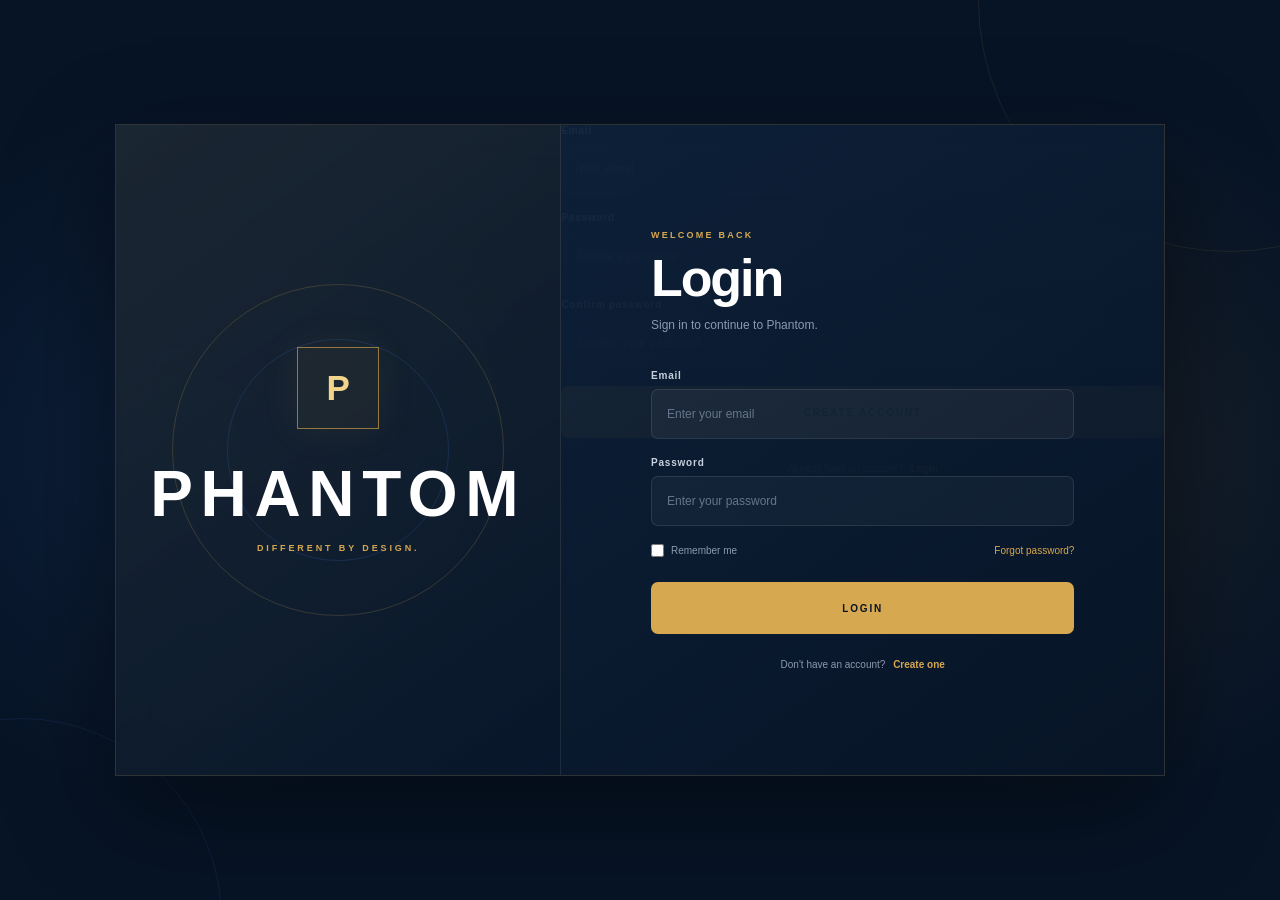
<file: index.html>
<!DOCTYPE html>
<html lang="en">

<head>

    <meta charset="UTF-8">

    <meta
        name="viewport"
        content="width=device-width, initial-scale=1.0"
    >

    <title>Phantom — Login</title>

    <link
        rel="stylesheet"
        href="css/login.css"
    >

</head>


<body>

    <main class="auth-page">

        <section class="auth-container">


            <!-- BRAND -->

            <div class="auth-brand">

                <div class="brand-mark">
                    P
                </div>

                <h1>
                    PHANTOM
                </h1>

                <p>
                    DIFFERENT BY DESIGN.
                </p>

            </div>


            <!-- AUTH PANEL -->

            <div class="auth-panel">


                <!-- LOGIN -->

                <div class="auth-form login-form">

                    <span class="form-label">
                        WELCOME BACK
                    </span>

                    <h2>
                        Login
                    </h2>

                    <p class="form-description">
                        Sign in to continue to Phantom.
                    </p>


                    <form id="loginForm" action="./home.html" method="get">

                        <div class="input-group">

                            <label for="loginEmail">
                                Email
                            </label>

                            <input
                                type="email"
                                id="loginEmail"
                                placeholder="Enter your email"
                                required
                            >

                        </div>


                        <div class="input-group">

                            <label for="loginPassword">
                                Password
                            </label>

                            <input
                                type="password"
                                id="loginPassword"
                                placeholder="Enter your password"
                                required
                            >

                        </div>


                        <div class="form-options">

                            <label class="remember">

                                <input
                                    type="checkbox"
                                >

                                <span>
                                    Remember me
                                </span>

                            </label>


                            <button
                                type="button"
                                class="forgot-password"
                            >
                                Forgot password?
                            </button>

                        </div>


                        <button
                            type="submit"
                            class="auth-button"
                        >
                            LOGIN
                        </button>

                    </form>


                    <p class="switch-text">

                        Don't have an account?

                        <button
                            type="button"
                            id="showSignup"
                            class="switch-button"
                        >
                            Create one
                        </button>

                    </p>

                </div>


                <!-- SIGN UP -->

                <div class="auth-form signup-form">

                    <span class="form-label">
                        JOIN PHANTOM
                    </span>

                    <h2>
                        Sign Up
                    </h2>

                    <p class="form-description">
                        Create your Phantom account.
                    </p>


                    <form id="signupForm" action="./home.html" method=">

                        <div class="input-group">

                            <label for="signupName">
                                Name
                            </label>

                            <input
                                type="text"
                                id="signupName"
                                placeholder="Your name"
                                required
                            >

                        </div>


                        <div class="input-group">

                            <label for="signupEmail">
                                Email
                            </label>

                            <input
                                type="email"
                                id="signupEmail"
                                placeholder="Your email"
                                required
                            >

                        </div>


                        <div class="input-group">

                            <label for="signupPassword">
                                Password
                            </label>

                            <input
                                type="password"
                                id="signupPassword"
                                placeholder="Create a password"
                                minlength="6"
                                required
                            >

                        </div>


                        <div class="input-group">

                            <label for="signupConfirm">
                                Confirm password
                            </label>

                            <input
                                type="password"
                                id="signupConfirm"
                                placeholder="Confirm your password"
                                minlength="6"
                                required
                            >

                        </div>


                        <button
                            type="submit"
                            class="auth-button"
                        >
                            CREATE ACCOUNT
                        </button>

                    </form>


                    <p class="switch-text">

                        Already have an account?

                        <button
                            type="button"
                            id="showLogin"
                            class="switch-button"
                        >
                            Login
                        </button>

                    </p>

                </div>

            </div>

        </section>

    </main>


   <script>

    const authPage = document.querySelector(".auth-page");

    const showSignup = document.getElementById("showSignup");
    const showLogin = document.getElementById("showLogin");

    const loginForm = document.getElementById("loginForm");
    const signupForm = document.getElementById("signupForm");


    /* ================================
       LOGIN / SIGN UP SLIDE
       ================================ */

    showSignup.addEventListener("click", function () {

        authPage.classList.add("signup-active");

    });


    showLogin.addEventListener("click", function () {

        authPage.classList.remove("signup-active");

    });


    /* ================================
       TEMPORARY LOGIN TEST
       ================================ */

    
    /* ================================
       TEMPORARY SIGN UP TEST
       ================================ */


</script>
    
</body>

</html>
<script type="module">
    import {
        auth,
        createUserWithEmailAndPassword,
        signInWithEmailAndPassword
    } from "./js/firebase.js";

    const loginForm = document.getElementById("loginForm");
    const signupForm = document.getElementById("signupForm");

    // LOGIN
    loginForm.addEventListener("submit", async function (event) {
        event.preventDefault();

        const email = document.getElementById("loginEmail").value.trim();
        const password = document.getElementById("loginPassword").value;

        try {
            await signInWithEmailAndPassword(auth, email, password);

            window.location.href = "./home.html";

        } catch (error) {
            console.error(error);

            alert("Login failed: " + error.message);
        }
    });


    // SIGN UP
    signupForm.addEventListener("submit", async function (event) {
        event.preventDefault();

        const email = document.getElementById("signupEmail").value.trim();
        const password = document.getElementById("signupPassword").value;

        try {
            await createUserWithEmailAndPassword(
                auth,
                email,
                password
            );

            alert("Account created successfully!");

            window.location.href = "./home.html";

        } catch (error) {
            console.error(error);

            alert("Sign up failed: " + error.message);
        }
    });
</script>
</file>
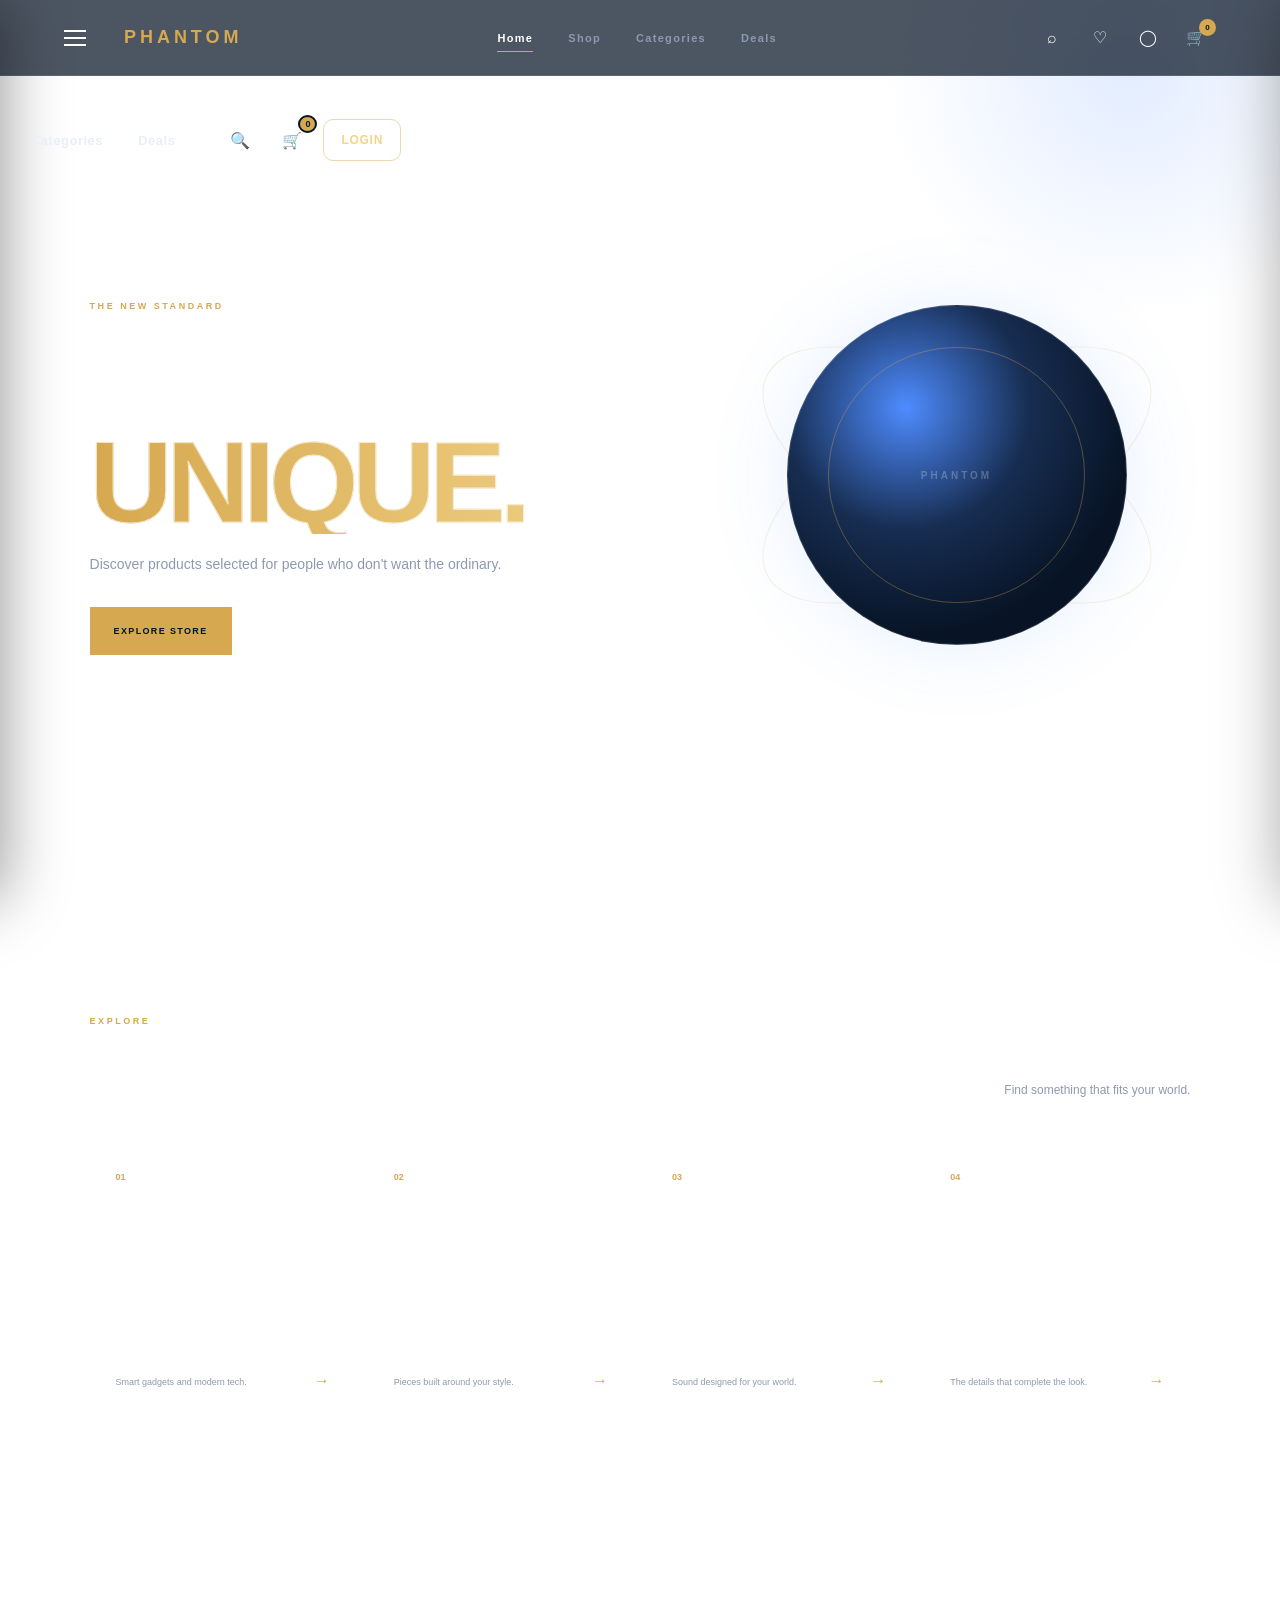
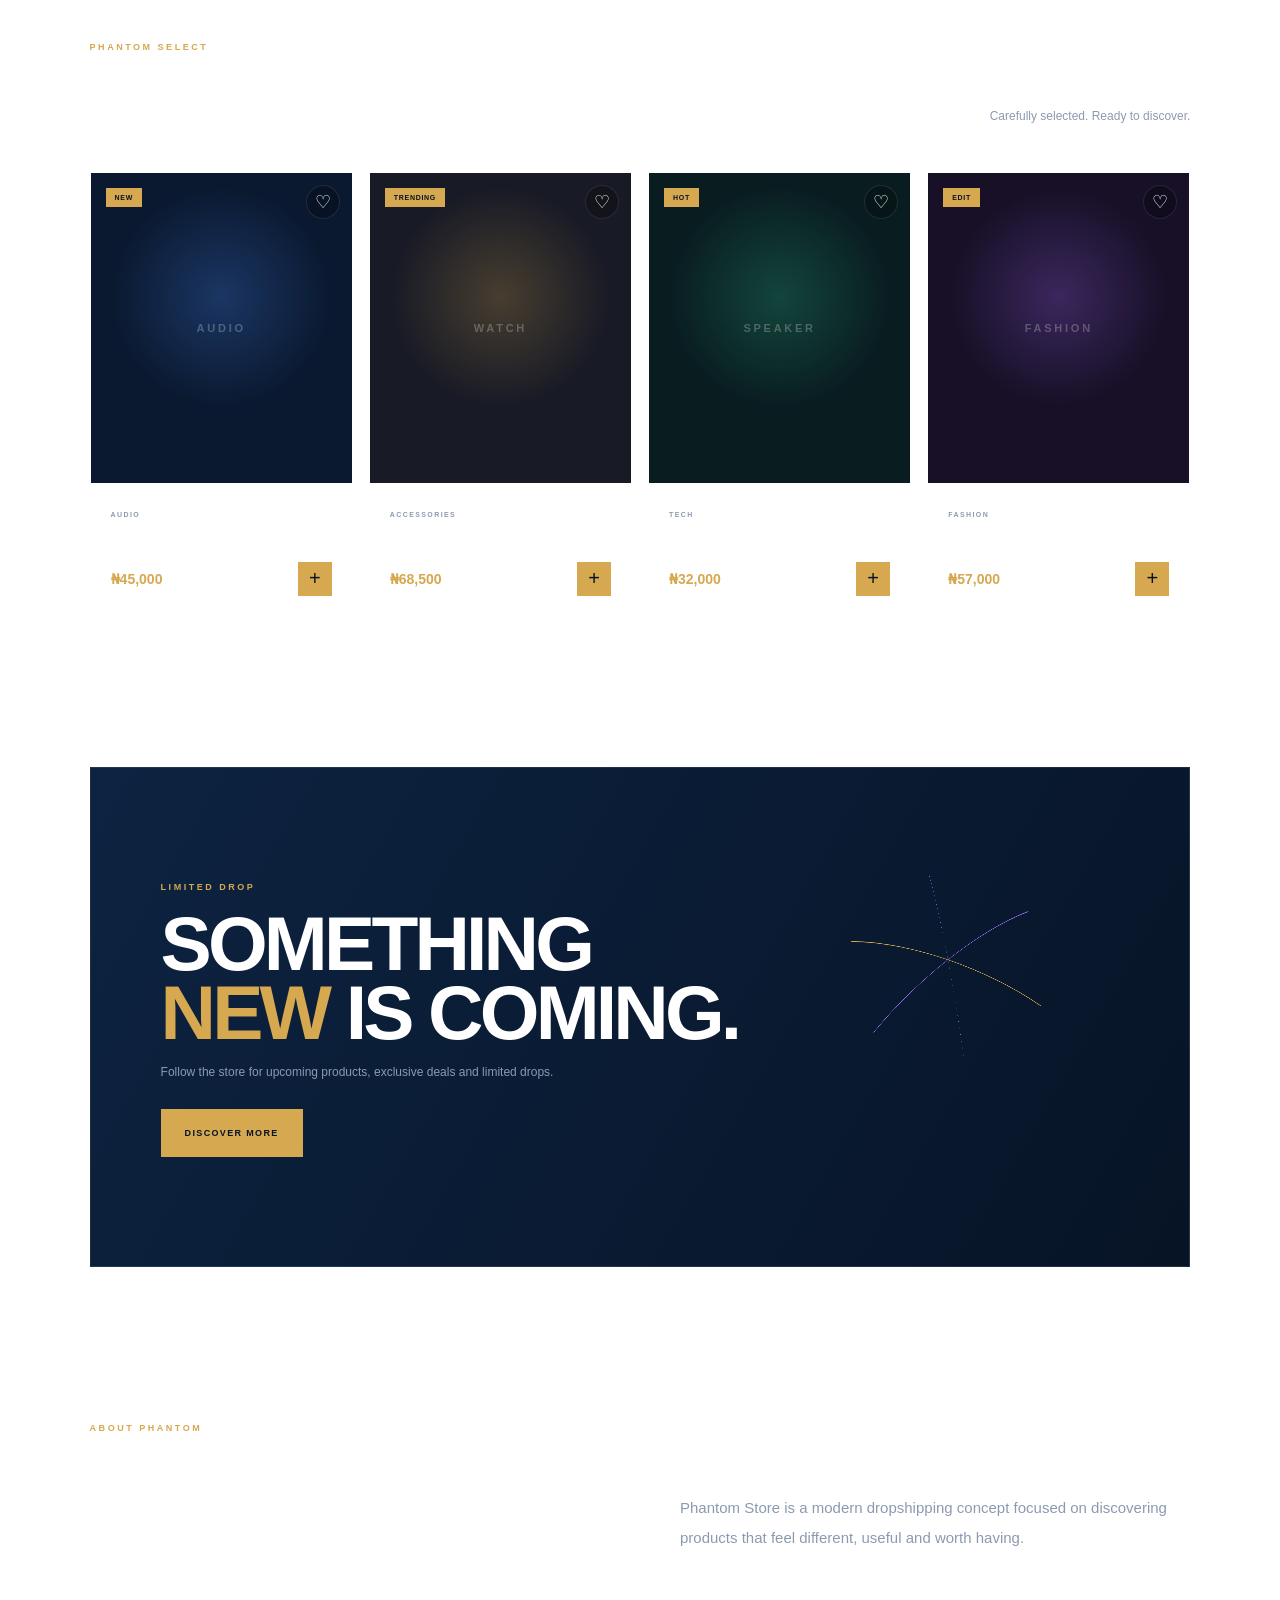
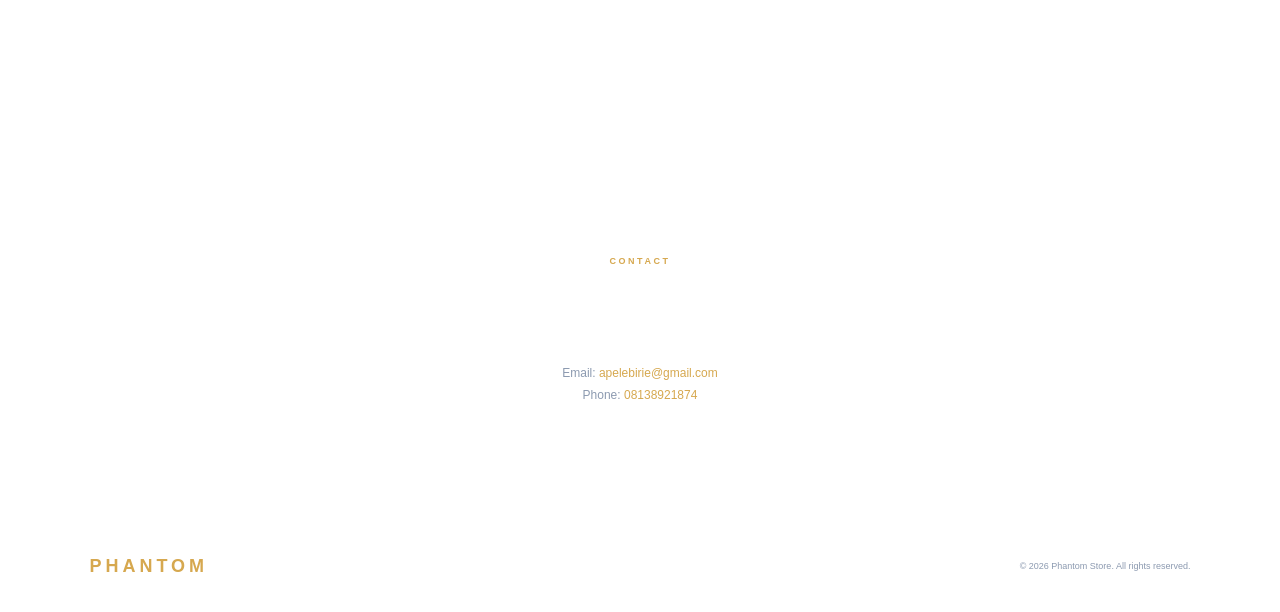
<file: home.html>
<!DOCTYPE html>
<html lang="en">

<head>
    <meta charset="UTF-8">

    <meta
        name="viewport"
        content="width=device-width, initial-scale=1.0"
    >

    <meta
        name="description"
        content="Phantom Store — modern dropshipping marketplace."
    >

    <title>Phantom Store</title>

    <!-- CSS -->
    <link
        rel="stylesheet"
        href="css/style.css"
    >
    <link rel="stylesheet" href="css/navbar.css">
</head>


<body>

    <!-- =====================================================
         PAGE LOADER
         ===================================================== -->

    <div
        class="page-loader"
        id="pageLoader"
    >
        <div class="loader-logo">
            PHANTOM
        </div>

        <div class="loader-line"></div>
    </div>


    <!-- =====================================================
         SIDEBAR OVERLAY
         ===================================================== -->

    <div
        class="sidebar-overlay"
        id="sidebarOverlay"
    ></div>


    <!-- =====================================================
         SIDEBAR
         ===================================================== -->

    <aside
        class="sidebar"
        id="sidebar"
    >

        <div class="sidebar-header">

            <div class="sidebar-logo">
                PHANTOM
            </div>

            <button
                class="close-sidebar"
                id="closeSidebar"
                aria-label="Close menu"
            >
                ×
            </button>

        </div>


        <!-- =====================================================
     PHANTOM DROPSHIPPING
     PHASE 2 — PREMIUM NAVIGATION
     ===================================================== -->

<header class="phantom-nav">

    <div class="phantom-nav-inner">

        <!-- BRAND -->
        <a href="index.html" class="phantom-brand">

            <span class="phantom-brand-mark">
                P
            </span>

            <span class="phantom-brand-text">

                <span class="phantom-brand-name">
                    Phantom
                </span>

                <span class="phantom-brand-subtitle">
                    Dropshipping
                </span>

            </span>

        </a>


        <!-- DESKTOP NAVIGATION -->
        <nav class="phantom-nav-links">

            <a href="index.html" class="phantom-nav-link">
                Home
            </a>

            <a href="#shop" class="phantom-nav-link">
                Shop
            </a>

            <a href="#categories" class="phantom-nav-link">
                Categories
            </a>

            <a href="#deals" class="phantom-nav-link">
                Deals
            </a>

        </nav>


        <!-- ACTIONS -->
        <div class="phantom-nav-actions">

            <!-- SEARCH -->
            <button
                class="phantom-search-btn"
                type="button"
                aria-label="Search"
            >
                🔍
            </button>


            <!-- CART -->
            <button
                class="phantom-cart-btn"
                type="button"
                aria-label="Shopping cart"
            >

                🛒

                <span class="phantom-cart-count">
                    0
                </span>

            </button>


            <!-- LOGIN -->
            <a
                href="login.html"
                class="phantom-login-btn"
            >
                Login
            </a>


            <!-- MOBILE MENU BUTTON -->
            <button
                class="phantom-menu-btn"
                id="phantom-menu-open"
                type="button"
                aria-label="Open menu"
                aria-expanded="false"
            >

                <span class="phantom-menu-lines">

                    <span></span>
                    <span></span>
                    <span></span>

                </span>

            </button>

        </div>

    </div>

</header>


<!-- =====================================================
     MOBILE SIDE MENU
     ===================================================== -->

<div
    class="phantom-menu-overlay"
    id="phantom-menu-overlay"
></div>


<aside
    class="phantom-mobile-menu"
    id="phantom-mobile-menu"
    aria-hidden="true"
>

    <div class="phantom-mobile-header">

        <span class="phantom-mobile-title">
            Phantom Menu
        </span>

        <button
            class="phantom-mobile-close"
            id="phantom-menu-close"
            type="button"
            aria-label="Close menu"
        >
            ×
        </button>

    </div>


    <nav class="phantom-mobile-links">

        <a
            href="index.html"
            class="phantom-mobile-link"
        >
            Home
        </a>

        <a
            href="#shop"
            class="phantom-mobile-link"
        >
            Shop
        </a>

        <a
            href="#categories"
            class="phantom-mobile-link"
        >
            Categories
        </a>

        <a
            href="#deals"
            class="phantom-mobile-link"
        >
            Deals
        </a>

        <a
            href="login.html"
            class="phantom-mobile-link"
        >
            Login
        </a>

    </nav>

</aside>

        <div class="sidebar-footer">

            <span>
                PHANTOM STORE
            </span>

            <small>
                CURATED. MODERN. DIFFERENT.
            </small>

        </div>

    </aside>


    <!-- =====================================================
         HEADER
         ===================================================== -->

    <header class="site-header">

        <div class="header-left">

            <button
                class="menu-button"
                id="openSidebar"
                aria-label="Open menu"
            >
                <span></span>
                <span></span>
                <span></span>
            </button>


            <a
                href="#home"
                class="brand"
            >
                PHANTOM
            </a>

        </div>


        <nav class="desktop-navigation">

            <a
                href="#home"
                class="nav-link active"
            >
                Home
            </a>

            <a
                href="#shop"
                class="nav-link"
            >
                Shop
            </a>

            <a
                href="#categories"
                class="nav-link"
            >
                Categories
            </a>

            <a
                href="#deals"
                class="nav-link"
            >
                Deals
            </a>

        </nav>


        <div class="header-actions">

            <button
                class="header-icon"
                id="searchButton"
                aria-label="Search"
            >
                ⌕
            </button>

            <button
                class="header-icon"
                id="wishlistButton"
                aria-label="Wishlist"
            >
                ♡
            </button>

            <button
                class="header-icon"
                id="accountButton"
                aria-label="Account"
            >
                ◯
            </button>

            <button
                class="cart-button"
                id="cartButton"
                aria-label="Shopping cart"
            >
                🛒

                <span
                    class="cart-count"
                    id="cartCount"
                >
                    0
                </span>

            </button>

        </div>

    </header>


    <!-- =====================================================
         MAIN
         ===================================================== -->

    <main>


        <!-- =================================================
             HERO
             ================================================= -->

        <section
            class="hero"
            id="home"
        >

            <div class="hero-content">

                <span class="hero-label">
                    THE NEW STANDARD
                </span>

                <h1>
                    SHOP
                    <span>UNIQUE.</span>
                </h1>

                <p>
                    Discover products selected for people
                    who don't want the ordinary.
                </p>


                <div class="hero-buttons">

                    <a
                        href="#shop"
                        class="primary-button"
                    >
                        EXPLORE STORE
                    </a>

                    <a
                        href="#categories"
                        class="secondary-button"
                    >
                        VIEW CATEGORIES
                    </a>

                </div>

            </div>


            <div class="hero-visual">

                <div class="hero-orbit orbit-one"></div>

                <div class="hero-orbit orbit-two"></div>

                <div class="hero-product">

                    <span>
                        PHANTOM
                    </span>

                </div>

            </div>

        </section>


        <!-- =================================================
             CATEGORIES
             ================================================= -->

        <section
            class="categories-section"
            id="categories"
        >

            <div class="section-heading">

                <div>

                    <span class="section-label">
                        EXPLORE
                    </span>

                    <h2>
                        SHOP BY CATEGORY
                    </h2>

                </div>

                <p>
                    Find something that fits your world.
                </p>

            </div>


            <div class="category-grid">


                <article
                    class="category-card"
                    data-category="tech"
                >

                    <div class="category-number">
                        01
                    </div>

                    <div class="category-icon">
                        ◈
                    </div>

                    <h3>
                        TECH
                    </h3>

                    <p>
                        Smart gadgets and modern tech.
                    </p>

                    <span class="category-arrow">
                        →
                    </span>

                </article>


                <article
                    class="category-card"
                    data-category="fashion"
                >

                    <div class="category-number">
                        02
                    </div>

                    <div class="category-icon">
                        ◇
                    </div>

                    <h3>
                        FASHION
                    </h3>

                    <p>
                        Pieces built around your style.
                    </p>

                    <span class="category-arrow">
                        →
                    </span>

                </article>


                <article
                    class="category-card"
                    data-category="audio"
                >

                    <div class="category-number">
                        03
                    </div>

                    <div class="category-icon">
                        ◎
                    </div>

                    <h3>
                        AUDIO
                    </h3>

                    <p>
                        Sound designed for your world.
                    </p>

                    <span class="category-arrow">
                        →
                    </span>

                </article>


                <article
                    class="category-card"
                    data-category="accessories"
                >

                    <div class="category-number">
                        04
                    </div>

                    <div class="category-icon">
                        ✦
                    </div>

                    <h3>
                        ACCESSORIES
                    </h3>

                    <p>
                        The details that complete the look.
                    </p>

                    <span class="category-arrow">
                        →
                    </span>

                </article>

            </div>

        </section>


        <!-- =================================================
             SHOP
             ================================================= -->

        <section
            class="shop-section"
            id="shop"
        >

            <div class="section-heading">

                <div>

                    <span class="section-label">
                        PHANTOM SELECT
                    </span>

                    <h2>
                        FEATURED PRODUCTS
                    </h2>

                </div>

                <p>
                    Carefully selected. Ready to discover.
                </p>

            </div>


            <div class="product-grid">


                <!-- PRODUCT 1 -->

                <article
                    class="product-card"
                    data-product="headphones"
                >

                    <div class="product-image">

                        <span class="product-tag">
                            NEW
                        </span>

                        <button
                            class="heart-button"
                            aria-label="Add to wishlist"
                        >
                            ♡
                        </button>

                        <div class="product-image-content">
                            AUDIO
                        </div>

                    </div>


                    <div class="product-info">

                        <span class="product-category">
                            AUDIO
                        </span>

                        <h3>
                            Phantom Wireless Pro
                        </h3>

                        <div class="product-bottom">

                            <strong>
                                ₦45,000
                            </strong>

                            <button
                                class="add-button"
                            >
                                +
                            </button>

                        </div>

                    </div>

                </article>


                <!-- PRODUCT 2 -->

                <article
                    class="product-card"
                    data-product="watch"
                >

                    <div class="product-image">

                        <span class="product-tag">
                            TRENDING
                        </span>

                        <button
                            class="heart-button"
                            aria-label="Add to wishlist"
                        >
                            ♡
                        </button>

                        <div class="product-image-content">
                            WATCH
                        </div>

                    </div>


                    <div class="product-info">

                        <span class="product-category">
                            ACCESSORIES
                        </span>

                        <h3>
                            Aurex Smart Watch
                        </h3>

                        <div class="product-bottom">

                            <strong>
                                ₦68,500
                            </strong>

                            <button
                                class="add-button"
                            >
                                +
                            </button>

                        </div>

                    </div>

                </article>


                <!-- PRODUCT 3 -->

                <article
                    class="product-card"
                    data-product="speaker"
                >

                    <div class="product-image">

                        <span class="product-tag">
                            HOT
                        </span>

                        <button
                            class="heart-button"
                            aria-label="Add to wishlist"
                        >
                            ♡
                        </button>

                        <div class="product-image-content">
                            SPEAKER
                        </div>

                    </div>


                    <div class="product-info">

                        <span class="product-category">
                            TECH
                        </span>

                        <h3>
                            Echo Mini Speaker
                        </h3>

                        <div class="product-bottom">

                            <strong>
                                ₦32,000
                            </strong>

                            <button
                                class="add-button"
                            >
                                +
                            </button>

                        </div>

                    </div>

                </article>


                <!-- PRODUCT 4 -->

                <article
                    class="product-card"
                    data-product="sneakers"
                >

                    <div class="product-image">

                        <span class="product-tag">
                            EDIT
                        </span>

                        <button
                            class="heart-button"
                            aria-label="Add to wishlist"
                        >
                            ♡
                        </button>

                        <div class="product-image-content">
                            FASHION
                        </div>

                    </div>


                    <div class="product-info">

                        <span class="product-category">
                            FASHION
                        </span>

                        <h3>
                            Phantom Street Runner
                        </h3>

                        <div class="product-bottom">

                            <strong>
                                ₦57,000
                            </strong>

                            <button
                                class="add-button"
                            >
                                +
                            </button>

                        </div>

                    </div>

                </article>

            </div>

        </section>


        <!-- =================================================
             DEALS
             ================================================= -->

        <section
            class="deal-section"
            id="deals"
        >

            <div class="deal-content">

                <span class="section-label">
                    LIMITED DROP
                </span>

                <h2>
                    SOMETHING
                    <span>NEW</span>
                    IS COMING.
                </h2>

                <p>
                    Follow the store for upcoming products,
                    exclusive deals and limited drops.
                </p>

                <button
                    class="primary-button"
                    id="dealButton"
                >
                    DISCOVER MORE
                </button>

            </div>


            <div class="deal-decoration">

                <div class="helix helix-one"></div>

                <div class="helix helix-two"></div>

                <div class="helix helix-three"></div>

            </div>

        </section>


        <!-- =================================================
             ABOUT
             ================================================= -->

        <section
            class="about-section"
            id="about"
        >

            <div>

                <span class="section-label">
                    ABOUT PHANTOM
                </span>

                <h2>
                    NOT JUST
                    ANOTHER STORE.
                </h2>

            </div>


            <p>
                Phantom Store is a modern dropshipping concept
                focused on discovering products that feel
                different, useful and worth having.
            </p>

        </section>


        <!-- =================================================
             CONTACT
             ================================================= -->

        <section
            class="contact-section"
            id="contact"
        >

            <span class="section-label">
                CONTACT
            </span>

            <h2>
                HAVE A QUESTION?
            </h2>

            <p>
                Email:
                <a href="mailto:apelebirie@gmail.com">
                    apelebirie@gmail.com
                </a>
            </p>

            <p>
                Phone:
                <a href="tel:08138921874">
                    08138921874
                </a>
            </p>

        </section>

    </main>


    <!-- =====================================================
         PRODUCT MODAL
         ===================================================== -->

    <div
        class="product-modal"
        id="productModal"
    >

        <div
            class="modal-backdrop"
            id="modalBackdrop"
        ></div>


        <div class="modal-content">

            <button
                class="modal-close"
                id="modalClose"
                aria-label="Close product"
            >
                ×
            </button>


            <div
                class="modal-product-image"
                id="modalProductImage"
            >
                PRODUCT
            </div>


            <div class="modal-product-info">

                <span
                    class="product-category"
                    id="modalCategory"
                >
                    CATEGORY
                </span>

                <h2 id="modalTitle">
                    Product
                </h2>

                <p id="modalDescription">
                    Product description.
                </p>

                <strong
                    class="modal-price"
                    id="modalPrice"
                >
                    ₦0
                </strong>


                <button
                    class="primary-button modal-add-cart"
                    id="modalAddCart"
                >
                    ADD TO CART
                </button>

            </div>

        </div>

    </div>


    <!-- =====================================================
         CART OVERLAY
         ===================================================== -->

    <div
        class="cart-overlay"
        id="cartOverlay"
    ></div>


    <!-- =====================================================
         MINI CART
         ===================================================== -->

    <aside
        class="mini-cart"
        id="miniCart"
    >

        <div class="cart-header">

            <div>

                <span class="section-label">
                    YOUR BAG
                </span>

                <h2>
                    SHOPPING CART
                </h2>

            </div>


            <button
                class="close-cart"
                id="closeCart"
                aria-label="Close cart"
            >
                ×
            </button>

        </div>


        <div
            class="cart-items"
            id="cartItems"
        >

            <div class="empty-cart">

                <div>
                    🛒
                </div>

                <p>
                    Your cart is empty.
                </p>

                <span>
                    Add something you love.
                </span>

            </div>

        </div>


        <div class="cart-footer">

            <div class="cart-total-row">

                <span>
                    TOTAL
                </span>

                <strong id="cartTotal">
                    ₦0
                </strong>

            </div>


            <button
                class="primary-button checkout-button"
                id="checkoutButton"
            >
                CHECKOUT
            </button>

        </div>

    </aside>


    <!-- =====================================================
         FOOTER
         ===================================================== -->

    <footer class="site-footer">

        <div class="footer-brand">
            PHANTOM
        </div>

        <p>
            © 2026 Phantom Store.
            All rights reserved.
        </p>

    </footer>


    <!-- =====================================================
         JAVASCRIPT
         ===================================================== -->

    <script
        src="js/script.js"
    ></script>

</body>

</html>
</file>
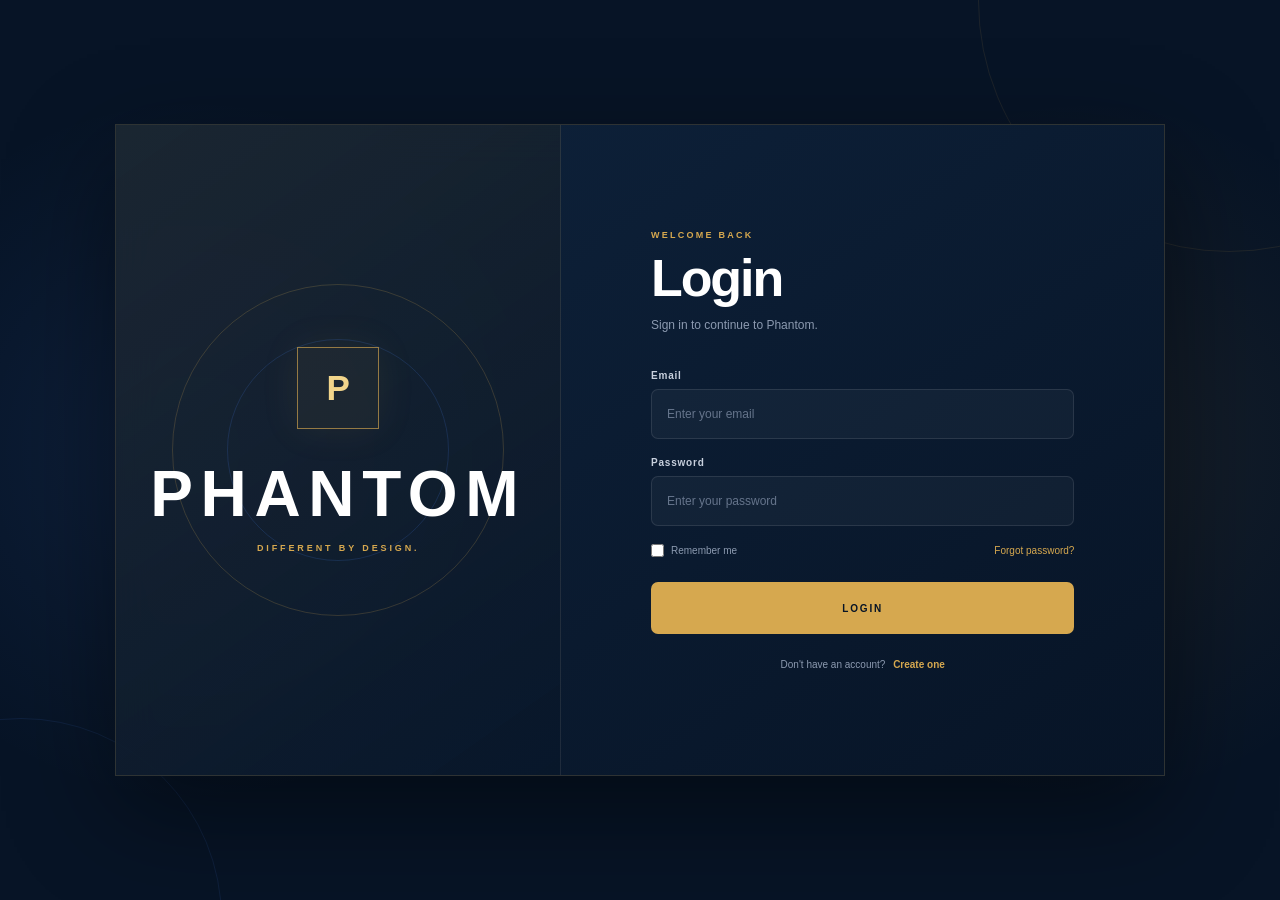
<file: login.html>
<!DOCTYPE html>
<html lang="en">

<head>

    <meta charset="UTF-8">

    <meta
        name="viewport"
        content="width=device-width, initial-scale=1.0"
    >

    <title>Phantom — Login</title>

    <link
        rel="stylesheet"
        href="css/login.css"
    >

</head>


<body>

    <!-- =====================================================
         LOGIN PAGE
         ===================================================== -->

    <main class="auth-page">

        <section class="auth-container">


            <!-- BRAND SIDE -->

            <div class="auth-brand">

                <div class="brand-mark">
                    P
                </div>

                <h1>
                    PHANTOM
                </h1>

                <p>
                    DIFFERENT BY DESIGN.
                </p>

            </div>


            <!-- AUTH PANEL -->

            <div class="auth-panel">


                <!-- LOGIN -->

                <div
                    class="auth-form login-form"
                    id="loginForm"
                >

                    <span class="form-label">
                        WELCOME BACK
                    </span>

                    <h2>
                        Login
                    </h2>

                    <p class="form-description">
                        Sign in to continue to Phantom.
                    </p>


                    <form id="loginFormElement">

                        <div class="input-group">

                            <label for="loginEmail">
                                Email
                            </label>

                            <input
                                type="email"
                                id="loginEmail"
                                placeholder="Enter your email"
                                required
                            >

                        </div>


                        <div class="input-group">

                            <label for="loginPassword">
                                Password
                            </label>

                            <input
                                type="password"
                                id="loginPassword"
                                placeholder="Enter your password"
                                required
                            >

                        </div>


                        <div class="form-options">

                            <label class="remember">

                                <input
                                    type="checkbox"
                                >

                                <span>
                                    Remember me
                                </span>

                            </label>


                            <button
                                type="button"
                                class="forgot-password"
                            >
                                Forgot password?
                            </button>

                        </div>


                        <button
                            type="submit"
                            class="auth-button"
                        >
                            LOGIN
                        </button>

                    </form>


                    <p class="switch-text">

                        Don't have an account?

                        <button
                            type="button"
                            id="showSignup"
                            class="switch-button"
                        >
                            Create one
                        </button>

                    </p>

                </div>


                <!-- SIGN UP -->

                <div
                    class="auth-form signup-form"
                    id="signupForm"
                >

                    <span class="form-label">
                        JOIN PHANTOM
                    </span>

                    <h2>
                        Sign Up
                    </h2>

                    <p class="form-description">
                        Create your Phantom account.
                    </p>


                    <form id="signupFormElement">


                        <div class="input-group">

                            <label for="signupName">
                                Name
                            </label>

                            <input
                                type="text"
                                id="signupName"
                                placeholder="Your name"
                                required
                            >

                        </div>


                        <div class="input-group">

                            <label for="signupEmail">
                                Email
                            </label>

                            <input
                                type="email"
                                id="signupEmail"
                                placeholder="Your email"
                                required
                            >

                        </div>


                        <div class="input-group">

                            <label for="signupPassword">
                                Password
                            </label>

                            <input
                                type="password"
                                id="signupPassword"
                                placeholder="Create a password"
                                minlength="6"
                                required
                            >

                        </div>


                        <div class="input-group">

                            <label for="signupConfirm">
                                Confirm password
                            </label>

                            <input
                                type="password"
                                id="signupConfirm"
                                placeholder="Confirm your password"
                                minlength="6"
                                required
                            >

                        </div>


                        <button
                            type="submit"
                            class="auth-button"
                        >
                            CREATE ACCOUNT
                        </button>

                    </form>


                    <p class="switch-text">

                        Already have an account?

                        <button
                            type="button"
                            id="showLogin"
                            class="switch-button"
                        >
                            Login
                        </button>

                    </p>

                </div>

            </div>

        </section>

    </main>


    <script>

        const authPage =
            document.querySelector(".auth-page");

        const showSignup =
            document.getElementById("showSignup");

        const showLogin =
            document.getElementById("showLogin");


        showSignup.addEventListener(
            "click",
            () => {

                authPage.classList.add(
                    "signup-active"
                );

            }
        );


        showLogin.addEventListener(
            "click",
            () => {

                authPage.classList.remove(
                    "signup-active"
                );

            }
        );

    </script>

</body>

</html>
</file>
<file: css/login.css>
/* =========================================================
   PHANTOM DROPSHIPPING
   LOGIN / SIGN-UP — STEP 2
   ========================================================= */

:root {
    --navy: #071426;
    --navy-light: #0d2038;
    --navy-card: #0a1b30;

    --gold: #d6a84f;
    --gold-light: #f2d58b;

    --white: #ffffff;
    --text: #e9eef7;
    --muted: #8c9ab0;

    --border: rgba(255, 255, 255, 0.10);

    --danger: #ff6685;
}


/* =========================================================
   RESET
   ========================================================= */

* {
    margin: 0;
    padding: 0;
    box-sizing: border-box;
}


html,
body {
    width: 100%;
    min-height: 100%;
}


body {
    min-height: 100vh;

    background: var(--navy);

    color: var(--text);

    font-family:
        Arial,
        Helvetica,
        sans-serif;

    overflow-x: hidden;
}


button,
input {
    font: inherit;
}


button {
    border: 0;
}


/* =========================================================
   AUTH PAGE
   ========================================================= */

.auth-page {
    position: relative;

    min-height: 100vh;

    display: flex;
    align-items: center;
    justify-content: center;

    padding: 40px 20px;

    background:
        radial-gradient(
            circle at 15% 50%,
            rgba(78, 140, 255, 0.10),
            transparent 30%
        ),
        radial-gradient(
            circle at 85% 50%,
            rgba(214, 168, 79, 0.08),
            transparent 30%
        ),
        var(--navy);

    overflow: hidden;
}


/* =========================================================
   DECORATIVE BACKGROUND
   ========================================================= */

.auth-page::before {
    content: "";

    position: absolute;

    width: 500px;
    height: 500px;

    top: -250px;
    right: -200px;

    border: 1px solid rgba(214, 168, 79, 0.10);

    border-radius: 50%;

    pointer-events: none;
}


.auth-page::after {
    content: "";

    position: absolute;

    width: 400px;
    height: 400px;

    bottom: -220px;
    left: -180px;

    border: 1px solid rgba(78, 140, 255, 0.10);

    border-radius: 50%;

    pointer-events: none;
}


/* =========================================================
   MAIN CONTAINER
   ========================================================= */

.auth-container {
    position: relative;

    z-index: 2;

    width: min(1050px, 100%);

    min-height: 650px;

    display: grid;

    grid-template-columns:
        0.85fr 1.15fr;

    overflow: hidden;

    background:
        rgba(10, 27, 48, 0.88);

    border:
        1px solid rgba(214, 168, 79, 0.18);

    box-shadow:
        0 35px 100px rgba(0, 0, 0, 0.45);

    backdrop-filter: blur(20px);
    -webkit-backdrop-filter: blur(20px);
}


/* =========================================================
   BRAND PANEL
   ========================================================= */

.auth-brand {
    position: relative;

    min-height: 650px;

    display: flex;
    flex-direction: column;

    justify-content: center;
    align-items: center;

    padding: 50px;

    text-align: center;

    background:
        linear-gradient(
            145deg,
            rgba(214, 168, 79, 0.09),
            rgba(7, 20, 38, 0.4)
        );

    border-right:
        1px solid rgba(255, 255, 255, 0.07);

    overflow: hidden;
}


.auth-brand::before {
    content: "";

    position: absolute;

    width: 330px;
    height: 330px;

    border:
        1px solid rgba(214, 168, 79, 0.20);

    border-radius: 50%;

    animation:
        brandOrbit 18s linear infinite;
}


.auth-brand::after {
    content: "";

    position: absolute;

    width: 220px;
    height: 220px;

    border:
        1px solid rgba(78, 140, 255, 0.16);

    border-radius: 50%;

    animation:
        brandOrbitReverse 13s linear infinite;
}


@keyframes brandOrbit {

    from {
        transform: rotate(0deg);
    }

    to {
        transform: rotate(360deg);
    }

}


@keyframes brandOrbitReverse {

    from {
        transform: rotate(360deg);
    }

    to {
        transform: rotate(0deg);
    }

}


/* =========================================================
   BRAND MARK
   ========================================================= */

.brand-mark {
    position: relative;

    z-index: 2;

    width: 82px;
    height: 82px;

    display: grid;
    place-items: center;

    margin-bottom: 28px;

    border:
        1px solid rgba(214, 168, 79, 0.65);

    background:
        rgba(214, 168, 79, 0.05);

    color: var(--gold-light);

    font-size: 35px;
    font-weight: 900;

    box-shadow:
        0 0 40px rgba(214, 168, 79, 0.08);

    animation:
        markFloat 4s ease-in-out infinite;
}


@keyframes markFloat {

    0%,
    100% {
        transform: translateY(0);
    }

    50% {
        transform: translateY(-8px);
    }

}


.auth-brand h1 {
    position: relative;

    z-index: 2;

    color: var(--white);

    font-size:
        clamp(38px, 5vw, 64px);

    font-weight: 900;

    letter-spacing: 0.12em;
}


.auth-brand p {
    position: relative;

    z-index: 2;

    margin-top: 12px;

    color: var(--gold);

    font-size: 9px;
    font-weight: 800;

    letter-spacing: 0.32em;
}


/* =========================================================
   AUTH PANEL
   ========================================================= */

.auth-panel {
    position: relative;

    min-height: 650px;

    overflow: hidden;

    background: var(--navy-card);
}


/* =========================================================
   AUTH FORMS
   ========================================================= */

.auth-form {
    position: absolute;

    top: 0;
    left: 0;

    width: 100%;
    height: 100%;

    display: flex;
    flex-direction: column;

    justify-content: center;

    padding:
        55px clamp(30px, 7vw, 90px);

    background:
        linear-gradient(
            145deg,
            rgba(13, 32, 56, 0.95),
            rgba(7, 20, 38, 0.98)
        );

    transition:
        transform 0.7s cubic-bezier(0.77, 0, 0.175, 1),
        opacity 0.5s ease;
}


/* =========================================================
   LOGIN DEFAULT STATE
   ========================================================= */

.login-form {
    transform: translateX(0);

    opacity: 1;

    z-index: 2;
}


.signup-form {
    transform: translateX(100%);

    opacity: 0;

    z-index: 1;
}


/* =========================================================
   SIGN-UP ACTIVE STATE
   ========================================================= */

.auth-page.signup-active
.login-form {
    transform: translateX(100%);

    opacity: 0;
}


.auth-page.signup-active
.signup-form {
    transform: translateX(0);

    opacity: 1;

    z-index: 3;
}


/* =========================================================
   FORM TEXT
   ========================================================= */

.form-label {
    margin-bottom: 12px;

    color: var(--gold);

    font-size: 9px;
    font-weight: 900;

    letter-spacing: 0.25em;
}


.auth-form h2 {
    color: var(--white);

    font-size:
        clamp(34px, 5vw, 52px);

    line-height: 1;

    letter-spacing: -0.04em;
}


.form-description {
    margin-top: 12px;
    margin-bottom: 35px;

    color: var(--muted);

    font-size: 12px;

    line-height: 1.6;
}


/* =========================================================
   INPUT GROUP
   ========================================================= */

.input-group {
    margin-bottom: 18px;
}


.input-group label {
    display: block;

    margin-bottom: 8px;

    color: #c8d0dd;

    font-size: 10px;
    font-weight: 700;

    letter-spacing: 0.08em;
}


.input-group input {
    width: 100%;

    height: 50px;

    padding:
        0 15px;

    border:
        1px solid rgba(255, 255, 255, 0.10);

    outline: none;

    background:
        rgba(255, 255, 255, 0.035);

    color: var(--white);

    border-radius: 7px;

    font-size: 12px;

    transition:
        border-color 0.25s ease,
        background 0.25s ease,
        box-shadow 0.25s ease;
}


.input-group input::placeholder {
    color: #65748b;
}


.input-group input:hover {
    border-color:
        rgba(214, 168, 79, 0.25);
}


.input-group input:focus {
    border-color: var(--gold);

    background:
        rgba(214, 168, 79, 0.035);

    box-shadow:
        0 0 0 3px
        rgba(214, 168, 79, 0.06);
}


/* =========================================================
   FORM OPTIONS
   ========================================================= */

.form-options {
    display: flex;

    align-items: center;
    justify-content: space-between;

    gap: 15px;

    margin:
        5px 0 25px;
}


.remember {
    display: flex;
    align-items: center;

    gap: 7px;

    color: var(--muted);

    font-size: 10px;

    cursor: pointer;
}


.remember input {
    accent-color: var(--gold);
}


.forgot-password {
    padding: 0;

    background: transparent;

    color: var(--gold);

    font-size: 10px;

    cursor: pointer;
}


.forgot-password:hover {
    color: var(--gold-light);
}


/* =========================================================
   AUTH BUTTON
   ========================================================= */

.auth-button {
    width: 100%;
    height: 52px;

    background: var(--gold);

    color: var(--navy);

    border-radius: 7px;

    font-size: 10px;
    font-weight: 900;

    letter-spacing: 0.18em;

    cursor: pointer;

    transition:
        background 0.3s ease,
        transform 0.3s ease,
        box-shadow 0.3s ease;
}


.auth-button:hover {
    background: var(--gold-light);

    transform: translateY(-3px);

    box-shadow:
        0 12px 30px
        rgba(214, 168, 79, 0.17);
}


.auth-button:active {
    transform: translateY(0);
}


/* =========================================================
   SWITCH LOGIN / SIGN UP
   ========================================================= */

.switch-text {
    margin-top: 25px;

    color: var(--muted);

    text-align: center;

    font-size: 10px;
}


.switch-button {
    margin-left: 5px;

    padding: 0;

    background: transparent;

    color: var(--gold);

    font-weight: 800;

    cursor: pointer;
}


.switch-button:hover {
    color: var(--gold-light);
}


/* =========================================================
   MOBILE
   ========================================================= */

@media (max-width: 800px) {

    .auth-page {
        padding: 20px;
    }


    .auth-container {
        display: block;

        min-height: 680px;
    }


    .auth-brand {
        min-height: 190px;

        padding: 25px;

        border-right: 0;

        border-bottom:
            1px solid rgba(255, 255, 255, 0.07);
    }


    .auth-brand::before {
        width: 220px;
        height: 220px;
    }


    .auth-brand::after {
        width: 150px;
        height: 150px;
    }


    .brand-mark {
        width: 55px;
        height: 55px;

        margin-bottom: 12px;

        font-size: 23px;
    }


    .auth-brand h1 {
        font-size: 27px;
    }


    .auth-brand p {
        font-size: 7px;
    }


    .auth-panel {
        min-height: 490px;
    }


    .auth-form {
        padding:
            35px 25px;
    }


    .form-description {
        margin-bottom: 25px;
    }

}


@media (max-width: 450px) {

    .auth-page {
        padding: 0;
    }


    .auth-container {
        width: 100%;
        min-height: 100vh;

        border: 0;
    }


    .auth-brand {
        min-height: 170px;
    }


    .auth-panel {
        min-height: calc(100vh - 170px);
    }


    .auth-form {
        padding:
            30px 20px;
    }


    .form-options {
        align-items: flex-start;
        flex-direction: column;
    }

}


/* =========================================================
   REDUCED MOTION
   ========================================================= */

@media (prefers-reduced-motion: reduce) {

    *,
    *::before,
    *::after {
        animation-duration: 0.01ms !important;
        animation-iteration-count: 1 !important;

        transition-duration: 0.01ms !important;
    }

}
</file>
<file: css/style.css>
/* =========================================================
   PHANTOM DROPSHIPPING
   MASTER STYLESHEET — PHASE 1
   ========================================================= */

:root {
    --navy: #071426;
    --navy-2: #0b1d35;
    --navy-3: #102a49;

    --gold: #d6a84f;
    --gold-light: #f2d58b;

    --white: #ffffff;
    --text: #e9eef7;
    --muted: #8c9ab0;

    --border: rgba(255, 255, 255, 0.10);

    --blue: #4e8cff;
    --purple: #9b6cff;
    --green: #35d39a;

    --danger: #ff6685;

    --transition:
        0.35s cubic-bezier(0.22, 1, 0.36, 1);
}


/* =========================================================
   RESET
   ========================================================= */

* {
    margin: 0;
    padding: 0;
    box-sizing: border-box;
}


html {
    scroll-behavior: smooth;
}


body {
    min-height: 100vh;

    background:
       body {
    min-height: 100vh;

    background: var(--navy);

    color: var(--text);

    font-family:
        Arial,
        Helvetica,
        sans-serif;
}
        var(--navy);

    color: var(--text);

    font-family:
        Arial,
        Helvetica,
        sans-serif;

    overflow-x: hidden;
}


body.sidebar-open,
body.modal-open,
body.cart-open {
    overflow: hidden;
}


button,
a {
    font: inherit;
}


button {
    border: 0;
    cursor: pointer;
}


a {
    color: inherit;
    text-decoration: none;
}


/* =========================================================
   PAGE LOADER
   ========================================================= */

.page-loader {
    position: fixed;
    inset: 0;

    z-index: 9999;

    display: flex;
    flex-direction: column;
    justify-content: center;
    align-items: center;

    background: var(--navy);

    transition:
        opacity 0.7s ease,
        visibility 0.7s ease;
}


.page-loader.hidden {
    opacity: 0;
    visibility: hidden;
}


.loader-logo {
    color: var(--gold);

    font-size: clamp(24px, 5vw, 48px);

    font-weight: 900;

    letter-spacing: 0.3em;

    animation:
        loaderPulse 1.5s ease-in-out infinite;
}


.loader-line {
    width: 100px;
    height: 1px;

    margin-top: 20px;

    background: var(--gold);

    transform-origin: left;

    animation:
        loaderLine 1.4s ease-in-out infinite;
}


@keyframes loaderPulse {

    0%,
    100% {
        opacity: 0.45;
    }

    50% {
        opacity: 1;
    }

}


@keyframes loaderLine {

    0% {
        transform: scaleX(0);
    }

    50% {
        transform: scaleX(1);
    }

    100% {
        transform: scaleX(0);
    }

}


/* =========================================================
   HEADER
   ========================================================= */

.site-header {
    position: fixed;

    top: 0;
    left: 0;
    right: 0;

    z-index: 1000;

    height: 76px;

    display: flex;
    align-items: center;
    justify-content: space-between;

    padding: 0 5%;

    background:
        rgba(7, 20, 38, 0.72);

    border-bottom:
        1px solid var(--border);

    backdrop-filter: blur(18px);
}


.header-left,
.header-actions {
    display: flex;
    align-items: center;
}


.header-left {
    gap: 18px;
}


.header-actions {
    gap: 8px;
}


/* =========================================================
   BRAND
   ========================================================= */

.brand,
.sidebar-logo,
.footer-brand {
    color: var(--gold);

    font-size: 18px;

    font-weight: 900;

    letter-spacing: 0.22em;
}


.brand {
    transition:
        color var(--transition),
        transform var(--transition);
}


.brand:hover {
    color: var(--gold-light);

    transform: translateY(-2px);
}


/* =========================================================
   MENU BUTTON
   ========================================================= */

.menu-button {
    width: 42px;
    height: 42px;

    display: flex;
    flex-direction: column;

    justify-content: center;

    gap: 5px;

    background: transparent;
}


.menu-button span {
    display: block;

    width: 22px;
    height: 2px;

    background: var(--white);

    transition:
        transform var(--transition),
        width var(--transition),
        background var(--transition);
}


.menu-button:hover span {
    background: var(--gold);
}


.menu-button:hover span:nth-child(2) {
    width: 15px;
}


/* =========================================================
   DESKTOP NAV
   ========================================================= */

.desktop-navigation {
    display: flex;
    align-items: center;
    gap: 35px;
}


.nav-link {
    position: relative;

    color: var(--muted);

    font-size: 11px;
    font-weight: 700;

    letter-spacing: 0.12em;

    transition:
        color var(--transition);
}


.nav-link::after {
    content: "";

    position: absolute;

    left: 0;
    right: 0;
    bottom: -8px;

    height: 1px;

    background: var(--gold);

    transform:
        scaleX(0);

    transform-origin: center;

    transition:
        transform var(--transition);
}


.nav-link:hover,
.nav-link.active {
    color: var(--white);
}


.nav-link:hover::after,
.nav-link.active::after {
    transform: scaleX(1);
}


/* =========================================================
   HEADER ICONS
   ========================================================= */

.header-icon,
.cart-button {
    position: relative;

    width: 40px;
    height: 40px;

    display: grid;
    place-items: center;

    background: transparent;

    color: var(--white);

    transition:
        color var(--transition),
        transform var(--transition);
}


.header-icon:hover,
.cart-button:hover {
    color: var(--gold);

    transform: translateY(-2px);
}


.cart-count {
    position: absolute;

    top: 1px;
    right: 0;

    min-width: 17px;
    height: 17px;

    display: grid;
    place-items: center;

    padding: 0 4px;

    border-radius: 50%;

    background: var(--gold);

    color: var(--navy);

    font-size: 8px;
    font-weight: 900;
}


/* =========================================================
   SIDEBAR OVERLAY
   ========================================================= */

.sidebar-overlay {
    position: fixed;
    inset: 0;

    z-index: 1500;

    background:
        rgba(0, 0, 0, 0.62);

    opacity: 0;
    visibility: hidden;

    transition:
        opacity var(--transition),
        visibility var(--transition);

    backdrop-filter: blur(4px);
}


.sidebar-overlay.active {
    opacity: 1;
    visibility: visible;
}


/* =========================================================
   SIDEBAR
   ========================================================= */

.sidebar {
    position: fixed;

    top: 0;
    bottom: 0;
    left: 0;

    z-index: 1600;

    width: min(340px, 85vw);

    padding: 30px;

    display: flex;
    flex-direction: column;

    background:
        linear-gradient(
            145deg,
            #0c203b,
            #071426 65%
        );

    border-right:
        1px solid rgba(214, 168, 79, 0.20);

    transform:
        translateX(-105%);

    transition:
        transform 0.55s cubic-bezier(0.22, 1, 0.36, 1);

    box-shadow:
        20px 0 60px rgba(0, 0, 0, 0.4);
}


.sidebar.active {
    transform: translateX(0);
}


.sidebar-header {
    display: flex;
    align-items: center;
    justify-content: space-between;

    padding-bottom: 30px;

    border-bottom:
        1px solid var(--border);
}


.close-sidebar,
.close-cart,
.modal-close {
    width: 40px;
    height: 40px;

    display: grid;
    place-items: center;

    background: transparent;

    color: var(--muted);

    font-size: 28px;

    transition:
        color var(--transition),
        transform var(--transition);
}


.close-sidebar:hover,
.close-cart:hover,
.modal-close:hover {
    color: var(--gold);

    transform: rotate(90deg);
}


/* =========================================================
   SIDEBAR NAVIGATION
   ========================================================= */

.sidebar-navigation {
    display: flex;
    flex-direction: column;

    margin-top: 30px;
}


.sidebar-link {
    padding: 18px 0;

    color: var(--muted);

    font-size: 13px;
    font-weight: 700;

    letter-spacing: 0.12em;

    border-bottom:
        1px solid var(--border);

    transition:
        color var(--transition),
        padding-left var(--transition),
        border-color var(--transition);
}


.sidebar-link:hover,
.sidebar-link.active {
    padding-left: 12px;

    color: var(--gold);

    border-color:
        rgba(214, 168, 79, 0.35);
}


.sidebar-footer {
    margin-top: auto;

    display: flex;
    flex-direction: column;

    gap: 8px;
}


.sidebar-footer span {
    color: var(--gold);

    font-size: 9px;
    font-weight: 800;

    letter-spacing: 0.15em;
}


.sidebar-footer small {
    color: var(--muted);

    font-size: 7px;

    letter-spacing: 0.12em;
}


/* =========================================================
   HERO
   ========================================================= */

.hero {
    position: relative;

    min-height: 100vh;

    display: grid;

    grid-template-columns:
        minmax(0, 1fr)
        minmax(300px, 0.8fr);

    align-items: center;

    gap: 50px;

    padding:
        130px 7% 80px;

    overflow: hidden;
}


.hero::before {
    content: "";

    position: absolute;

    width: 500px;
    height: 500px;

    top: -180px;
    right: -100px;

    border-radius: 50%;

    background:
        radial-gradient(
            circle,
            rgba(78, 140, 255, 0.16),
            transparent 70%
        );

    pointer-events: none;
}


.hero-content {
    position: relative;

    z-index: 2;

    animation:
        heroFadeUp 0.9s
        cubic-bezier(0.22, 1, 0.36, 1)
        both;
}


@keyframes heroFadeUp {

    from {
        opacity: 0;

        transform:
            translateY(35px);
    }

    to {
        opacity: 1;

        transform:
            translateY(0);
    }

}


.hero-label,
.section-label {
    display: inline-block;

    color: var(--gold);

    font-size: 9px;
    font-weight: 900;

    letter-spacing: 0.28em;
}


.hero h1 {
    max-width: 800px;

    margin: 18px 0;

    color: var(--white);

    font-size:
        clamp(52px, 9vw, 130px);

    line-height: 0.88;

    letter-spacing: -0.055em;

    font-weight: 900;
}


.hero h1 span {
    display: block;

    color: transparent;

    -webkit-text-stroke:
        1px rgba(255, 255, 255, 0.7);

    background:
        linear-gradient(
            90deg,
            var(--gold),
            var(--gold-light)
        );

    background-clip: text;
    -webkit-background-clip: text;
}


.hero-content p {
    max-width: 470px;

    margin-bottom: 30px;

    color: var(--muted);

    font-size: 14px;

    line-height: 1.8;
}


/* =========================================================
   BUTTONS
   ========================================================= */

.hero-buttons {
    display: flex;
    flex-wrap: wrap;

    gap: 12px;
}


.primary-button,
.secondary-button {
    display: inline-flex;

    justify-content: center;
    align-items: center;

    min-height: 48px;

    padding: 0 24px;

    font-size: 9px;
    font-weight: 900;

    letter-spacing: 0.15em;

    transition:
        transform var(--transition),
        background var(--transition),
        color var(--transition),
        border-color var(--transition),
        box-shadow var(--transition);
}


.primary-button {
    background: var(--gold);

    color: var(--navy);
}


.primary-button:hover {
    background: var(--gold-light);

    transform:
        translateY(-4px);

    box-shadow:
        0 12px 30px
        rgba(214, 168, 79, 0.2);
}


.secondary-button {
    border:
        1px solid var(--border);

    color: var(--white);

    background:
        rgba(255, 255, 255, 0.02);
}


.secondary-button:hover {
    border-color: var(--gold);

    color: var(--gold);

    transform:
        translateY(-4px);
}


/* =========================================================
   HERO VISUAL
   ========================================================= */

.hero-visual {
    position: relative;

    min-height: 500px;

    display: grid;
    place-items: center;

    animation:
        heroVisualIn 1.1s
        cubic-bezier(0.22, 1, 0.36, 1)
        both;
}


@keyframes heroVisualIn {

    from {
        opacity: 0;

        transform:
            scale(0.8)
            rotate(-8deg);
    }

    to {
        opacity: 1;

        transform:
            scale(1)
            rotate(0);
    }

}


.hero-product {
    position: relative;

    width: min(340px, 65vw);
    aspect-ratio: 1;

    display: grid;
    place-items: center;

    border-radius: 50%;

    background:
        radial-gradient(
            circle at 35% 30%,
            #4e8cff,
            #172d51 38%,
            #081426 70%
        );

    border:
        1px solid
        rgba(255, 255, 255, 0.15);

    box-shadow:
        0 0 80px
        rgba(78, 140, 255, 0.15);

    animation:
        productFloat 5s ease-in-out infinite;
}


.hero-product::before {
    content: "";

    position: absolute;

    inset: 12%;

    border-radius: 50%;

    border:
        1px solid
        rgba(214, 168, 79, 0.35);

    animation:
        spin 18s linear infinite;
}


.hero-product span {
    color: rgba(255, 255, 255, 0.25);

    font-size: 10px;
    font-weight: 900;

    letter-spacing: 0.3em;
}


@keyframes productFloat {

    0%,
    100% {
        transform: translateY(0);
    }

    50% {
        transform: translateY(-18px);
    }

}


@keyframes spin {

    to {
        transform: rotate(360deg);
    }

}


.hero-orbit {
    position: absolute;

    border-radius: 50%;

    border:
        1px solid
        rgba(214, 168, 79, 0.18);

    pointer-events: none;
}


.orbit-one {
    width: 430px;
    height: 180px;

    transform:
        rotate(28deg);
}


.orbit-two {
    width: 430px;
    height: 180px;

    transform:
        rotate(-28deg);
}


/* =========================================================
   SECTIONS
   ========================================================= */

.categories-section,
.shop-section,
.about-section,
.contact-section {
    padding:
        110px 7%;
}


.section-heading {
    display: flex;

    justify-content: space-between;
    align-items: end;

    gap: 30px;

    margin-bottom: 45px;
}


.section-heading h2,
.about-section h2,
.contact-section h2 {
    margin-top: 12px;

    color: var(--white);

    font-size:
        clamp(30px, 5vw, 65px);

    line-height: 0.95;

    letter-spacing: -0.04em;
}


.section-heading > p {
    max-width: 300px;

    color: var(--muted);

    font-size: 12px;

    line-height: 1.7;
}


/* =========================================================
   CATEGORY GRID
   ========================================================= */

.category-grid {
    display: grid;

    grid-template-columns:
        repeat(4, 1fr);

    gap: 12px;
}


.category-card {
    position: relative;

    min-height: 270px;

    padding: 25px;

    overflow: hidden;

    background:
        linear-gradient(
            145deg,
            rgba(255,255,255,0.06),
            rgba(255,255,255,0.015)
        );

    border:
        1px solid var(--border);

    transition:
        transform var(--transition),
        border-color var(--transition),
        background var(--transition);
}


.category-card::before {
    content: "";

    position: absolute;

    inset: 0;

    background:
        radial-gradient(
            circle at 80% 20%,
            rgba(78, 140, 255, 0.18),
            transparent 45%
        );

    opacity: 0;

    transition:
        opacity var(--transition);
}


.category-card:hover {
    transform:
        translateY(-10px);

    border-color:
        rgba(214, 168, 79, 0.35);

    background:
        linear-gradient(
            145deg,
            rgba(78, 140, 255, 0.12),
            rgba(255,255,255,0.025)
        );
}


.category-card:hover::before {
    opacity: 1;
}


.category-number {
    color: var(--gold);

    font-size: 9px;
    font-weight: 900;
}


.category-icon {
    position: absolute;

    top: 25px;
    right: 25px;

    color: rgba(255,255,255,0.3);

    font-size: 28px;

    transition:
        transform var(--transition),
        color var(--transition);
}


.category-card:hover .category-icon {
    color: var(--gold);

    transform:
        rotate(20deg)
        scale(1.15);
}


.category-card h3 {
    position: absolute;

    left: 25px;
    bottom: 55px;

    color: var(--white);

    font-size: 21px;
}


.category-card p {
    position: absolute;

    left: 25px;
    bottom: 25px;

    max-width: 190px;

    color: var(--muted);

    font-size: 9px;

    line-height: 1.5;
}


.category-arrow {
    position: absolute;

    right: 25px;
    bottom: 25px;

    color: var(--gold);

    transition:
        transform var(--transition);
}


.category-card:hover .category-arrow {
    transform:
        translateX(8px);
}


/* =========================================================
   PRODUCT GRID
   ========================================================= */

.product-grid {
    display: grid;

    grid-template-columns:
        repeat(4, 1fr);

    gap: 16px;
}


.product-card {
    background:
        rgba(255,255,255,0.025);

    border:
        1px solid var(--border);

    overflow: hidden;

    cursor: pointer;

    transition:
        transform var(--transition),
        border-color var(--transition),
        box-shadow var(--transition);
}


.product-card:hover {
    transform:
        translateY(-10px);

    border-color:
        rgba(214,168,79,0.35);

    box-shadow:
        0 25px 60px
        rgba(0,0,0,0.25);
}


/* =========================================================
   PRODUCT IMAGE
   ========================================================= */

.product-image {
    position: relative;

    height: 310px;

    display: grid;
    place-items: center;

    overflow: hidden;

    background:
        radial-gradient(
            circle at 50% 40%,
            rgba(78,140,255,0.25),
            transparent 48%
        ),
        #0a1930;
}


.product-card:nth-child(2)
.product-image {
    background:
        radial-gradient(
            circle at 50% 40%,
            rgba(214,168,79,0.25),
            transparent 48%
        ),
        #181a25;
}


.product-card:nth-child(3)
.product-image {
    background:
        radial-gradient(
            circle at 50% 40%,
            rgba(53,211,154,0.22),
            transparent 48%
        ),
        #091d21;
}


.product-card:nth-child(4)
.product-image {
    background:
        radial-gradient(
            circle at 50% 40%,
            rgba(167,108,255,0.25),
            transparent 48%
        ),
        #171027;
}


.product-image-content {
    color: rgba(255,255,255,0.25);

    font-size: 11px;
    font-weight: 900;

    letter-spacing: 0.25em;

    transition:
        transform 0.6s
        cubic-bezier(0.22,1,0.36,1),
        color var(--transition);
}


.product-card:hover
.product-image-content {
    color: var(--white);

    transform:
        scale(1.25)
        rotate(-4deg);
}


.product-tag {
    position: absolute;

    top: 15px;
    left: 15px;

    padding: 6px 9px;

    background: var(--gold);

    color: var(--navy);

    font-size: 7px;
    font-weight: 900;

    letter-spacing: 0.1em;
}


.heart-button {
    position: absolute;

    top: 12px;
    right: 12px;

    z-index: 2;

    width: 34px;
    height: 34px;

    display: grid;
    place-items: center;

    background:
        rgba(0,0,0,0.25);

    color: var(--white);

    border:
        1px solid
        rgba(255,255,255,0.1);

    border-radius: 50%;

    font-size: 18px;

    transition:
        color var(--transition),
        transform var(--transition),
        background var(--transition);
}


.heart-button:hover,
.heart-button.liked {
    color: var(--danger);

    transform:
        scale(1.15);
}


/* =========================================================
   PRODUCT INFO
   ========================================================= */

.product-info {
    padding: 20px;
}


.product-category {
    color: var(--muted);

    font-size: 7px;
    font-weight: 900;

    letter-spacing: 0.2em;
}


.product-info h3 {
    margin: 8px 0 18px;

    color: var(--white);

    font-size: 13px;
}


.product-bottom {
    display: flex;

    align-items: center;
    justify-content: space-between;
}


.product-bottom strong {
    color: var(--gold);

    font-size: 14px;
}


.add-button {
    width: 34px;
    height: 34px;

    display: grid;
    place-items: center;

    background: var(--gold);

    color: var(--navy);

    font-size: 20px;
    font-weight: 400;

    transition:
        transform var(--transition),
        background var(--transition);
}


.add-button:hover {
    background: var(--gold-light);

    transform:
        rotate(90deg)
        scale(1.08);
}


/* =========================================================
   DEAL SECTION
   ========================================================= */

.deal-section {
    position: relative;

    min-height: 500px;

    display: flex;
    align-items: center;

    margin: 40px 7%;

    padding: 70px;

    overflow: hidden;

    background:
        linear-gradient(
            120deg,
            #0d2341,
            #071426
        );

    border:
        1px solid var(--border);
}


.deal-content {
    position: relative;

    z-index: 3;

    max-width: 600px;
}


.deal-content h2 {
    margin: 15px 0;

    color: var(--white);

    font-size:
        clamp(38px, 6vw, 80px);

    line-height: 0.9;

    letter-spacing: -0.05em;
}


.deal-content h2 span {
    color: var(--gold);
}


.deal-content p {
    max-width: 450px;

    margin-bottom: 25px;

    color: var(--muted);

    font-size: 12px;

    line-height: 1.8;
}


/* =========================================================
   HELIX EFFECT
   ========================================================= */

.deal-decoration {
    position: absolute;

    right: 7%;
    top: 50%;

    width: 330px;
    height: 330px;

    transform:
        translateY(-50%);

    perspective: 700px;
}


.helix {
    position: absolute;

    inset: 0;

    border:
        2px solid transparent;

    border-top-color: var(--gold);

    border-radius: 50%;

    animation:
        helixSpin 7s linear infinite;
}


.helix-one {
    transform:
        rotateX(65deg)
        rotateY(20deg);
}


.helix-two {
    transform:
        rotateX(65deg)
        rotateY(80deg);

    border-top-color: var(--blue);

    animation-duration: 5s;
}


.helix-three {
    transform:
        rotateX(65deg)
        rotateY(140deg);

    border-top-color: var(--purple);

    animation-duration: 9s;
}


@keyframes helixSpin {

    from {
        transform:
            rotateX(65deg)
            rotateY(0deg)
            rotateZ(0deg);
    }

    to {
        transform:
            rotateX(65deg)
            rotateY(360deg)
            rotateZ(360deg);
    }

}


/* =========================================================
   ABOUT
   ========================================================= */

.about-section {
    display: grid;

    grid-template-columns:
        1fr 1fr;

    gap: 80px;

    align-items: center;
}


.about-section h2 {
    max-width: 600px;
}


.about-section > p {
    max-width: 550px;

    color: var(--muted);

    font-size: 15px;

    line-height: 2;
}


/* =========================================================
   CONTACT
   ========================================================= */

.contact-section {
    text-align: center;

    border-top:
        1px solid var(--border);
}


.contact-section h2 {
    margin-bottom: 25px;
}


.contact-section p {
    color: var(--muted);

    font-size: 12px;

    margin: 8px 0;
}


.contact-section a {
    color: var(--gold);

    transition:
        color var(--transition);
}


.contact-section a:hover {
    color: var(--gold-light);
}


/* =========================================================
   PRODUCT MODAL
   ========================================================= */

.product-modal {
    position: fixed;

    inset: 0;

    z-index: 3000;

    display: grid;
    place-items: center;

    padding: 20px;

    opacity: 0;
    visibility: hidden;

    transition:
        opacity var(--transition),
        visibility var(--transition);
}


.product-modal.active {
    opacity: 1;
    visibility: visible;
}


.modal-backdrop {
    position: absolute;

    inset: 0;

    background:
        rgba(0,0,0,0.72);

    backdrop-filter: blur(10px);
}


.modal-content {
    position: relative;

    z-index: 2;

    width: min(900px, 95vw);

    display: grid;

    grid-template-columns:
        1fr 1fr;

    background:
        linear-gradient(
            145deg,
            #102541,
            #071426
        );

    border:
        1px solid
        rgba(214,168,79,0.2);

    transform:
        translateY(35px)
        scale(0.95);

    transition:
        transform 0.5s
        cubic-bezier(0.22,1,0.36,1);
}


.product-modal.active
.modal-content {
    transform:
        translateY(0)
        scale(1);
}


.modal-close {
    position: absolute;

    top: 12px;
    right: 12px;

    z-index: 5;
}


.modal-product-image {
    min-height: 420px;

    display: grid;
    place-items: center;

    color: rgba(255,255,255,0.25);

    font-size: 11px;
    font-weight: 900;

    letter-spacing: 0.25em;
}


.modal-product-info {
    display: flex;
    flex-direction: column;
    justify-content: center;

    padding: 50px;
}


.modal-product-info h2 {
    margin: 12px 0;

    color: var(--white);

    font-size: 38px;

    line-height: 1;
}


.modal-product-info p {
    margin-bottom: 25px;

    color: var(--muted);

    font-size: 12px;

    line-height: 1.8;
}


.modal-price {
    margin-bottom: 25px;

    color: var(--gold);

    font-size: 20px;
}


.modal-add-cart {
    width: 100%;
}


/* =========================================================
   CART
   ========================================================= */

.cart-overlay {
    position: fixed;

    inset: 0;

    z-index: 2400;

    background:
        rgba(0,0,0,0.6);

    opacity: 0;
    visibility: hidden;

    transition:
        opacity var(--transition),
        visibility var(--transition);
}


.cart-overlay.active {
    opacity: 1;
    visibility: visible;
}


.mini-cart {
    position: fixed;

    top: 0;
    right: 0;
    bottom: 0;

    z-index: 2500;

    width: min(430px, 94vw);

    display: flex;
    flex-direction: column;

    padding: 30px;

    background:
        linear-gradient(
            145deg,
            #102541,
            #071426
        );

    border-left:
        1px solid
        rgba(214,168,79,0.2);

    transform:
        translateX(105%);

    transition:
        transform 0.55s
        cubic-bezier(0.22,1,0.36,1);

    box-shadow:
        -20px 0 60px
        rgba(0,0,0,0.35);
}


.mini-cart.active {
    transform:
        translateX(0);
}


.cart-header {
    display: flex;

    justify-content: space-between;
    align-items: center;

    padding-bottom: 20px;

    border-bottom:
        1px solid var(--border);
}


.cart-header h2 {
    margin-top: 7px;

    color: var(--white);

    font-size: 18px;
}


.cart-items {
    flex: 1;

    overflow-y: auto;

    padding-right: 5px;
}


.empty-cart {
    min-height: 300px;

    display: flex;
    flex-direction: column;

    align-items: center;
    justify-content: center;

    text-align: center;
}


.empty-cart div {
    margin-bottom: 15px;

    font-size: 35px;
}


.empty-cart p {
    margin-bottom: 6px;

    color: var(--white);

    font-size: 13px;
    font-weight: 700;
}


.empty-cart span {
    color: var(--muted);

    font-size: 10px;
}


/* =========================================================
   DYNAMIC CART ITEMS
   ========================================================= */

.cart-item {
    position: relative;

    display: grid;

    grid-template-columns:
        70px 1fr 25px;

    gap: 12px;

    padding: 14px 0;

    border-bottom:
        1px solid var(--border);
}


.cart-item-image {
    width: 70px;
    height: 80px;

    display: grid;
    place-items: center;

    color: rgba(255,255,255,0.35);

    font-size: 8px;
    font-weight: 800;

    letter-spacing: 0.08em;

    text-align: center;
}


.cart-item-details > span {
    color: var(--muted);

    font-size: 7px;

    letter-spacing: 0.15em;
}


.cart-item-details h4 {
    margin: 5px 0;

    padding-right: 15px;

    color: var(--white);

    font-size: 11px;

    line-height: 1.4;
}


.cart-item-details strong {
    color: var(--gold);

    font-size: 11px;
}


.cart-quantity {
    display: flex;

    align-items: center;

    gap: 9px;

    margin-top: 9px;
}


.quantity-button {
    width: 22px;
    height: 22px;

    display: grid;
    place-items: center;

    border:
        1px solid var(--border);

    background: transparent;

    color: var(--white);

    cursor: pointer;
}


.quantity-button:hover {
    border-color: var(--gold);

    color: var(--gold);
}


.cart-quantity span {
    min-width: 12px;

    color: var(--white);

    text-align: center;

    font-size: 10px;
}


.remove-cart-item {
    width: 25px;
    height: 25px;

    background: transparent;

    color: var(--muted);

    font-size: 17px;

    cursor: pointer;
}


.remove-cart-item:hover {
    color: var(--danger);
}


/* =========================================================
   CART FOOTER
   ========================================================= */

.cart-footer {
    padding-top: 20px;

    border-top:
        1px solid var(--border);
}


.cart-total-row {
    display: flex;

    align-items: center;
    justify-content: space-between;

    margin-bottom: 18px;
}


.cart-total-row span {
    color: var(--muted);

    font-size: 9px;
    font-weight: 800;

    letter-spacing: 0.15em;
}


.cart-total-row strong {
    color: var(--gold);

    font-size: 18px;
}


.checkout-button {
    width: 100%;
}


/* =========================================================
   FOOTER
   ========================================================= */

.site-footer {
    display: flex;

    align-items: center;
    justify-content: space-between;

    gap: 20px;

    padding:
        35px 7%;

    border-top:
        1px solid var(--border);

    color: var(--muted);

    font-size: 9px;
}


/* =========================================================
   SCROLLBAR
   ========================================================= */

::-webkit-scrollbar {
    width: 6px;
}


::-webkit-scrollbar-track {
    background: var(--navy);
}


::-webkit-scrollbar-thumb {
    background: var(--navy-3);
}


::-webkit-scrollbar-thumb:hover {
    background: var(--gold);
}


/* =========================================================
   RESPONSIVE
   ========================================================= */

@media (max-width: 1000px) {

    .category-grid,
    .product-grid {
        grid-template-columns:
            repeat(2, 1fr);
    }


    .hero {
        grid-template-columns: 1fr;
    }


    .hero-visual {
        min-height: 350px;
    }


    .about-section {
        grid-template-columns: 1fr;

        gap: 35px;
    }

}


@media (max-width: 700px) {

    .site-header {
        height: 68px;

        padding: 0 20px;
    }


    .desktop-navigation {
        display: none;
    }


    .header-actions {
        gap: 0;
    }


    .header-icon {
        display: none;
    }


    .hero {
        padding:
            120px 20px 60px;
    }


    .hero h1 {
        font-size:
            clamp(48px, 16vw, 90px);
    }


    .hero-visual {
        min-height: 300px;
    }


    .hero-product {
        width: 260px;
    }


    .orbit-one,
    .orbit-two {
        width: 310px;
        height: 130px;
    }


    .categories-section,
    .shop-section,
    .about-section,
    .contact-section {
        padding:
            75px 20px;
    }


    .section-heading {
        display: block;
    }


    .section-heading > p {
        margin-top: 15px;
    }


    .category-grid,
    .product-grid {
        grid-template-columns: 1fr;
    }


    .product-image {
        height: 280px;
    }


    .deal-section {
        margin: 20px;

        padding: 45px 25px;

        min-height: 550px;
    }


    .deal-decoration {
        right: -100px;

        opacity: 0.5;
    }


    .modal-content {
        grid-template-columns: 1fr;

        max-height: 90vh;

        overflow-y: auto;
    }


    .modal-product-image {
        min-height: 250px;
    }


    .modal-product-info {
        padding: 30px;
    }


    .modal-product-info h2 {
        font-size: 30px;
    }


    .site-footer {
        flex-direction: column;

        align-items: flex-start;

        padding:
            30px 20px;
    }


    .cart-item {
        grid-template-columns:
            60px 1fr 22px;
    }


    .cart-item-image {
        width: 60px;
        height: 70px;
    }

}


@media (prefers-reduced-motion: reduce) {

    *,
    *::before,
    *::after {
        scroll-behavior: auto !important;

        animation-duration: 0.01ms !important;

        animation-iteration-count: 1 !important;

        transition-duration: 0.01ms !important;
    }

}
</file>
<file: css/navbar.css>
/* =========================================================
   PHANTOM DROPSHIPPING
   PHASE 2 — PREMIUM NAVIGATION
   ========================================================= */

/* ---------- NAVIGATION WRAPPER ---------- */

.phantom-nav {
    position: sticky;
    top: 0;
    z-index: 1000;

    width: 100%;

    background: rgba(7, 20, 38, 0.88);
    border-bottom: 1px solid rgba(214, 168, 79, 0.16);

    backdrop-filter: blur(18px);
    -webkit-backdrop-filter: blur(18px);

    transition:
        background 0.3s ease,
        border-color 0.3s ease,
        box-shadow 0.3s ease;
}

.phantom-nav:hover {
    background: rgba(7, 20, 38, 0.95);
    border-bottom-color: rgba(214, 168, 79, 0.3);

    box-shadow:
        0 8px 35px rgba(0, 0, 0, 0.22);
}


/* ---------- NAV INNER ---------- */

.phantom-nav-inner {
    width: min(1400px, 92%);
    min-height: 78px;

    margin: 0 auto;

    display: flex;
    align-items: center;
    justify-content: space-between;

    gap: 30px;
}


/* ---------- LOGO ---------- */

.phantom-brand {
    display: inline-flex;
    align-items: center;
    gap: 12px;

    text-decoration: none;

    color: #ffffff;

    flex-shrink: 0;
}

.phantom-brand-mark {
    width: 42px;
    height: 42px;

    display: grid;
    place-items: center;

    border: 1px solid rgba(214, 168, 79, 0.55);
    border-radius: 12px;

    color: #d6a84f;

    background:
        linear-gradient(
            145deg,
            rgba(214, 168, 79, 0.15),
            rgba(7, 20, 38, 0.8)
        );

    box-shadow:
        inset 0 0 18px rgba(214, 168, 79, 0.05);

    font-weight: 800;
    font-size: 18px;

    transition:
        transform 0.3s ease,
        border-color 0.3s ease,
        box-shadow 0.3s ease;
}

.phantom-brand:hover .phantom-brand-mark {
    transform: rotate(-6deg) scale(1.05);

    border-color: #d6a84f;

    box-shadow:
        0 0 22px rgba(214, 168, 79, 0.18);
}

.phantom-brand-text {
    display: flex;
    flex-direction: column;

    line-height: 1;
}

.phantom-brand-name {
    font-size: 18px;
    font-weight: 800;

    letter-spacing: 0.12em;
    text-transform: uppercase;
}

.phantom-brand-subtitle {
    margin-top: 5px;

    color: #8c9ab0;

    font-size: 8px;
    letter-spacing: 0.28em;
    text-transform: uppercase;
}


/* ---------- DESKTOP LINKS ---------- */

.phantom-nav-links {
    display: flex;
    align-items: center;
    justify-content: center;

    gap: 7px;

    margin-left: auto;
}

.phantom-nav-link {
    position: relative;

    padding: 10px 14px;

    color: #e9eef7;

    text-decoration: none;

    font-size: 13px;
    font-weight: 600;

    letter-spacing: 0.04em;

    border-radius: 8px;

    transition:
        color 0.25s ease,
        background 0.25s ease;
}

.phantom-nav-link::after {
    content: "";

    position: absolute;

    left: 14px;
    right: 14px;
    bottom: 4px;

    height: 1px;

    background: #d6a84f;

    transform: scaleX(0);
    transform-origin: center;

    transition: transform 0.3s ease;
}

.phantom-nav-link:hover {
    color: #f2d58b;

    background: rgba(214, 168, 79, 0.06);
}

.phantom-nav-link:hover::after {
    transform: scaleX(1);
}


/* ---------- NAV ACTIONS ---------- */

.phantom-nav-actions {
    display: flex;
    align-items: center;

    gap: 10px;

    flex-shrink: 0;
}


/* ---------- SEARCH ---------- */

.phantom-search-btn,
.phantom-cart-btn {
    position: relative;

    width: 42px;
    height: 42px;

    display: grid;
    place-items: center;

    border: 1px solid rgba(255, 255, 255, 0.1);
    border-radius: 10px;

    background: rgba(255, 255, 255, 0.035);

    color: #ffffff;

    cursor: pointer;

    transition:
        color 0.25s ease,
        border-color 0.25s ease,
        background 0.25s ease,
        transform 0.25s ease;
}

.phantom-search-btn:hover,
.phantom-cart-btn:hover {
    color: #f2d58b;

    border-color: rgba(214, 168, 79, 0.45);

    background: rgba(214, 168, 79, 0.08);

    transform: translateY(-2px);
}


/* ---------- CART COUNT ---------- */

.phantom-cart-count {
    position: absolute;

    top: -5px;
    right: -5px;

    min-width: 18px;
    height: 18px;

    padding: 0 5px;

    display: grid;
    place-items: center;

    border-radius: 50%;

    background: #d6a84f;
    color: #071426;

    font-size: 9px;
    font-weight: 800;

    border: 2px solid #071426;
}


/* ---------- LOGIN ---------- */

.phantom-login-btn {
    display: inline-flex;
    align-items: center;
    justify-content: center;

    min-height: 42px;

    padding: 0 17px;

    border: 1px solid rgba(214, 168, 79, 0.45);
    border-radius: 10px;

    background: transparent;

    color: #f2d58b;

    text-decoration: none;

    font-size: 12px;
    font-weight: 700;

    letter-spacing: 0.06em;
    text-transform: uppercase;

    transition:
        background 0.25s ease,
        color 0.25s ease,
        border-color 0.25s ease,
        transform 0.25s ease;
}

.phantom-login-btn:hover {
    background: #d6a84f;
    border-color: #d6a84f;

    color: #071426;

    transform: translateY(-2px);
}


/* ---------- HAMBURGER ---------- */

.phantom-menu-btn {
    display: none;

    width: 44px;
    height: 44px;

    border: 1px solid rgba(255, 255, 255, 0.12);
    border-radius: 10px;

    background: rgba(255, 255, 255, 0.035);

    cursor: pointer;
}

.phantom-menu-lines {
    width: 20px;

    display: flex;
    flex-direction: column;

    gap: 5px;

    margin: auto;
}

.phantom-menu-lines span {
    display: block;

    width: 100%;
    height: 2px;

    background: #f2d58b;

    border-radius: 10px;

    transition:
        transform 0.3s ease,
        opacity 0.3s ease;
}


/* ---------- MOBILE SIDE MENU ---------- */

.phantom-mobile-menu {
    position: fixed;

    top: 0;
    left: 0;

    z-index: 2000;

    width: min(330px, 86vw);
    height: 100vh;

    padding: 25px;

    background: #071426;

    border-right: 1px solid rgba(214, 168, 79, 0.22);

    box-shadow:
        18px 0 60px rgba(0, 0, 0, 0.45);

    transform: translateX(-105%);

    transition: transform 0.4s cubic-bezier(0.22, 1, 0.36, 1);

    overflow-y: auto;
}

.phantom-mobile-menu.active {
    transform: translateX(0);
}


/* ---------- MOBILE MENU HEADER ---------- */

.phantom-mobile-header {
    display: flex;
    align-items: center;
    justify-content: space-between;

    padding-bottom: 25px;

    border-bottom: 1px solid rgba(255, 255, 255, 0.08);
}

.phantom-mobile-title {
    color: #f2d58b;

    font-size: 12px;
    font-weight: 700;

    letter-spacing: 0.16em;
    text-transform: uppercase;
}

.phantom-mobile-close {
    width: 38px;
    height: 38px;

    border: 1px solid rgba(255, 255, 255, 0.1);
    border-radius: 9px;

    background: rgba(255, 255, 255, 0.04);

    color: #ffffff;

    cursor: pointer;

    font-size: 18px;

    transition:
        color 0.25s ease,
        border-color 0.25s ease;
}

.phantom-mobile-close:hover {
    color: #f2d58b;

    border-color: rgba(214, 168, 79, 0.45);
}


/* ---------- MOBILE LINKS ---------- */

.phantom-mobile-links {
    display: flex;
    flex-direction: column;

    margin-top: 25px;
}

.phantom-mobile-link {
    position: relative;

    display: flex;
    align-items: center;

    min-height: 55px;

    padding: 0 5px;

    border-bottom: 1px solid rgba(255, 255, 255, 0.06);

    color: #e9eef7;

    text-decoration: none;

    font-size: 14px;
    font-weight: 600;

    transition:
        color 0.25s ease,
        padding-left 0.25s ease;
}

.phantom-mobile-link:hover {
    padding-left: 12px;

    color: #f2d58b;
}


/* ---------- MOBILE OVERLAY ---------- */

.phantom-menu-overlay {
    position: fixed;

    inset: 0;

    z-index: 1500;

    background: rgba(0, 0, 0, 0.6);

    opacity: 0;
    visibility: hidden;

    transition:
        opacity 0.3s ease,
        visibility 0.3s ease;
}

.phantom-menu-overlay.active {
    opacity: 1;
    visibility: visible;
}


/* ---------- RESPONSIVE ---------- */

@media (max-width: 900px) {

    .phantom-nav-links {
        display: none;
    }

    .phantom-menu-btn {
        display: grid;
        place-items: center;
    }

    .phantom-nav-inner {
        min-height: 70px;

        gap: 12px;
    }

    .phantom-login-btn {
        padding: 0 13px;
    }
}


@media (max-width: 520px) {

    .phantom-brand-subtitle {
        display: none;
    }

    .phantom-brand-name {
        font-size: 15px;
    }

    .phantom-brand-mark {
        width: 38px;
        height: 38px;
    }

    .phantom-search-btn {
        display: none;
    }

    .phantom-login-btn {
        min-height: 38px;

        padding: 0 11px;

        font-size: 10px;
    }

    .phantom-menu-btn {
        width: 40px;
        height: 40px;
    }
}


/* ---------- REDUCED MOTION ---------- */

@media (prefers-reduced-motion: reduce) {

    .phantom-nav,
    .phantom-brand-mark,
    .phantom-nav-link,
    .phantom-login-btn,
    .phantom-search-btn,
    .phantom-cart-btn,
    .phantom-mobile-menu,
    .phantom-menu-overlay,
    .phantom-mobile-link {
        transition: none !important;
    }
}
</file>
